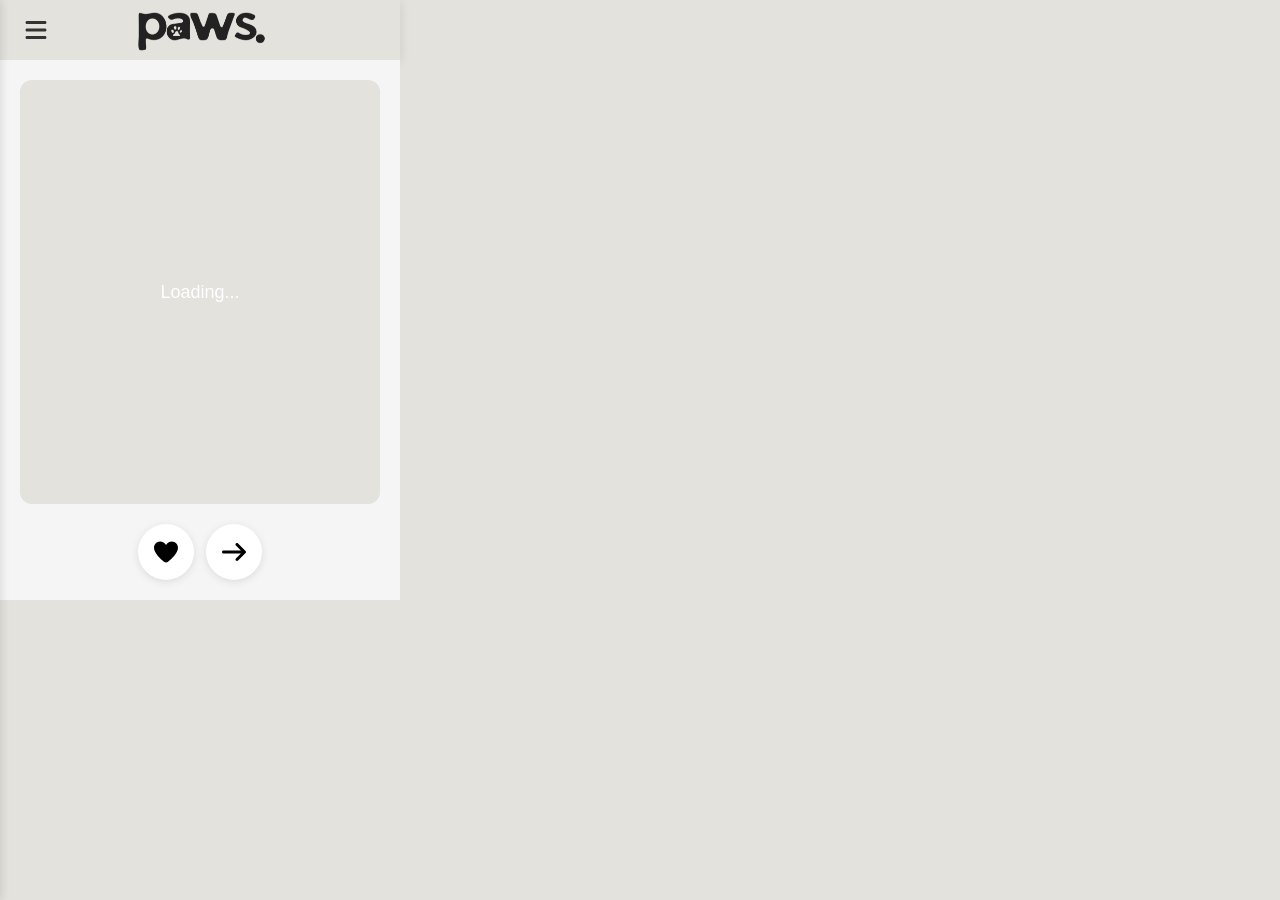
<file: popup/index.html>
<!DOCTYPE html>
<html lang="en">
<head>
  <meta charset="UTF-8">
  <meta name="viewport" content="width=device-width, initial-scale=1.0">
  <title> paws</title>
<link rel="stylesheet" href="popup.css">
  <link rel="stylesheet" href="../fontawesome-free-7.1.0-web/css/all.min.css">

</head>
<body>
  <div class="app">
    <!-- Header -->
    <header class="header">
      <button class="menu-btn" id="menuBtn">
         <i class="fas fa-bars"></i>
      </button>
  

            <!-- Logo Container -->
      <div class="logo-container">
        <img src="../icons/logo.png" alt="Cute Animals Logo" class="header-logo">
      </div>
      
      <button class="back-btn hidden" id="backBtn">
        <i class="fas fa-arrow-left"></i>
      </button>
    </header>
    </header>

    <!-- Sidebar -->
    <nav class="sidebar" id="sidebar">
      <div class="sidebar-header">
        <button class="close-btn" id="closeBtn">
          <i class="fas fa-times"></i>
        </button>
      </div>
      <ul class="nav-list">
        <li class="nav-item active" data-view="home">
          <span class="nav-icon"><i class="fas fa-home"></i></span>
          <span>Home</span>
        </li>
        <li class="nav-item" data-view="saved">
          <span class="nav-icon"><i class="fas fa-heart"></i></span>
          <span>Saved</span>
        </li>
        <li class="nav-item" data-view="about">
          <span class="nav-icon"><i class="fas fa-info-circle"></i></span>
          <span>About</span>
        </li>
      </ul>
    </nav>

    <!-- Overlay -->
    <div class="overlay" id="overlay"></div>

    <!-- Main Content -->
    <main class="main-content">
      <!-- Home View -->
      <div class="home-view" id="homeView">
        <div class="image-container" id="imageContainer">
          <div class="loading">Loading...</div>
        </div>
        <div class="action-buttons">
          <button class="icon-btn" id="saveBtn"><i class="fas fa-heart"></i></button>
          <button class="icon-btn" id="nextBtn"><i class="fas fa-arrow-right"></i></button>
        </div>
      </div>

      <!-- Saved View -->
      <div class="saved-view hidden" id="savedView">
        <h2>Saved Animals</h2>
        <div class="saved-grid" id="savedGrid">
          <div class="empty-state">
            <div class="empty-state-icon"><i class="fas fa-heart"></i></div>
            <p>No saved animals yet!</p>
            <p style="font-size: 14px; color: #999;">Save some cute animals from home</p>
          </div>
        </div>
      </div>

      <!-- Detail View -->
      <div class="detail-view hidden" id="detailView">
        <div class="detail-image" id="detailImage"></div>
        <div class="detail-info">
          <p id="detailInfo"></p>
          <button class="remove-btn" id="removeBtn">
            <i class="fas fa-trash-alt"></i> Remove from Saved</button>
        </div>
      </div>

      <!-- About View -->
      <div class="about-view hidden" id="aboutView">
   <div class="about-logo">
          <img src="../icons/icon.png" alt="Cute Animals Logo" class="about-logo-img">
        </div>        
        <p class="version">Version 1.0.0</p>
        <div class="about-content">
          <p>Life gets overwhelming sometimes, and even a tiny moment of joy can make a difference. Destress with Animals was created to give you quick, comforting breaks throughout your day. Each time you open the extension, you’ll see a randomly generated image of an adorable animal—something soft, silly, or heart-melting. These small bursts of cuteness can help ease stress, lift your mood, and remind you to pause and breathe. Think of it as a pocket-sized happiness button right in your browser.</p>
          <ul>
            <li><i class="fas fa-search"></i> Browse random cute animal pictures</li>
            <li><i class="fas fa-heart"></i> Save your favorites for later</li>
            <li><i class="fas fa-smile"></i> Instant stress relief in one click</li>
          </ul>
          <div class="about-footer">
            <i class="fas fa-camera"></i>
             Photos provided by Pexels.com
          </div>
        </div>
      </div>
    </main>
  </div>

<script src="popup.js"></script>
  <script src="../fontawesome-free-7.1.0-web/js/all.min.js"></script>
</file>
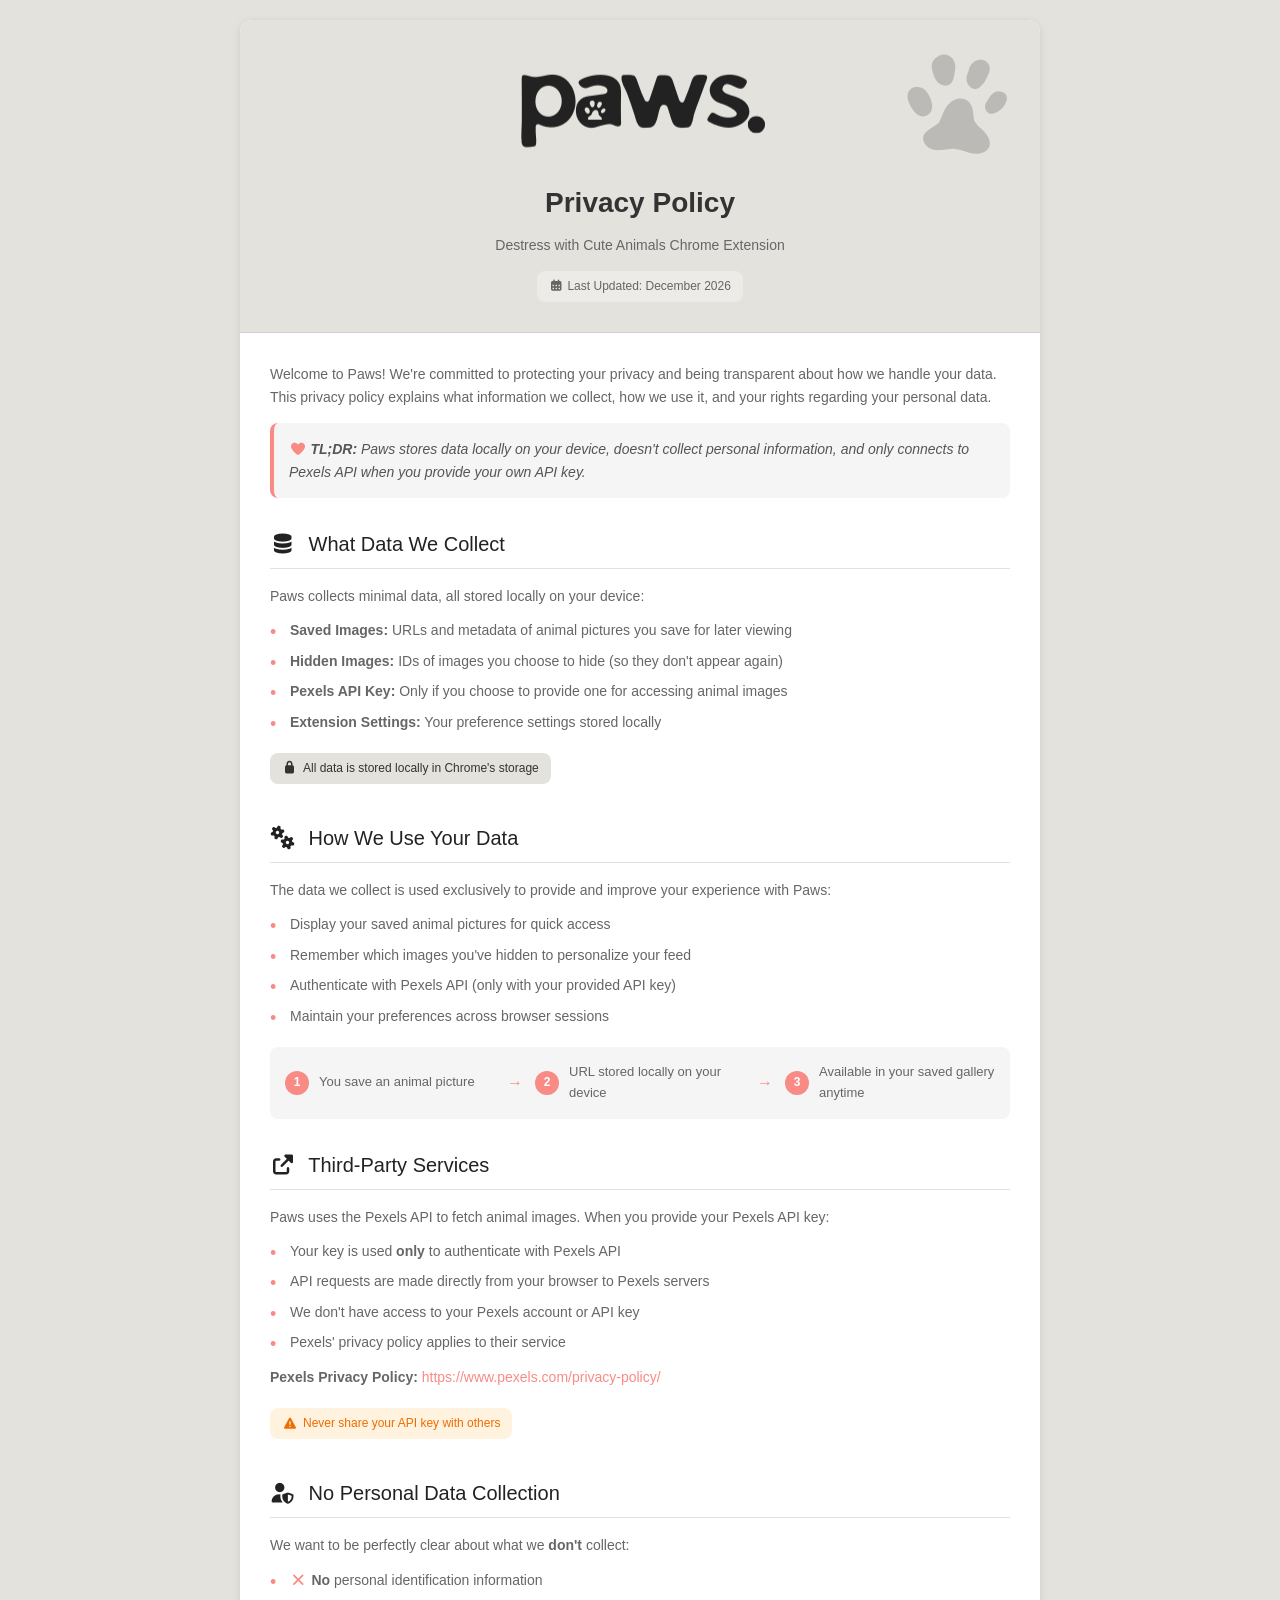
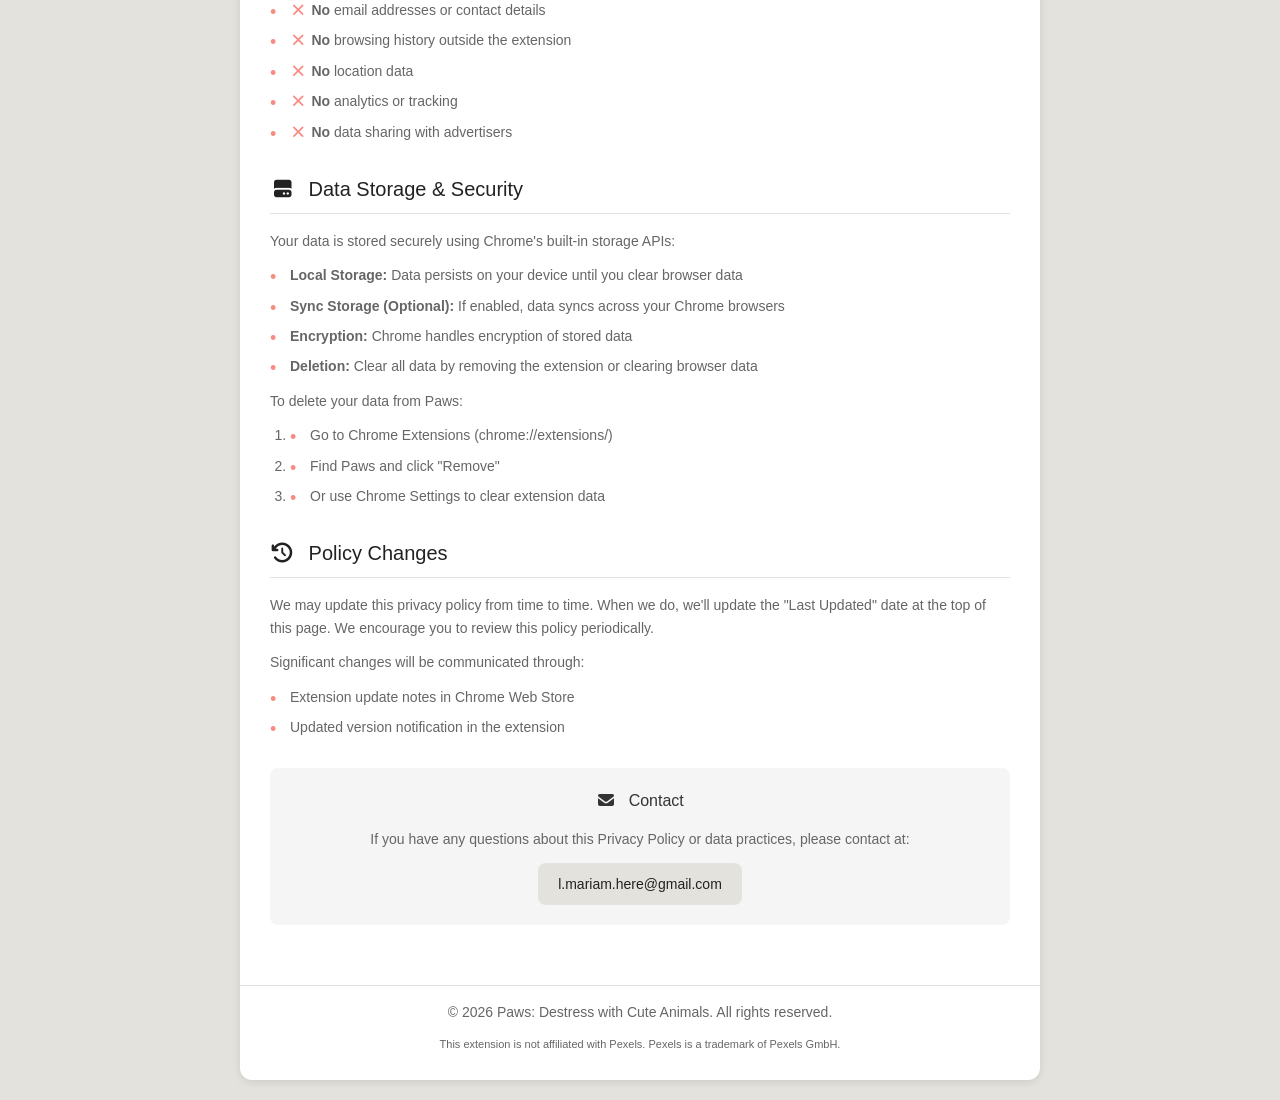
<file: Paws Privacy Policy.html>
<!DOCTYPE html>
<html lang="en">
<head>
    <meta charset="UTF-8">
    <meta name="viewport" content="width=device-width, initial-scale=1.0">
    <title>Privacy Policy - Paws: Destress with Cute Animals</title>
    <link rel="icon" href="icons/icon128.png" type="image/png">
    <style>
        * {
            margin: 0;
            padding: 0;
            box-sizing: border-box;
        }

        body {
            font-family: -apple-system, BlinkMacSystemFont, 'Segoe UI', Roboto, sans-serif;
            line-height: 1.6;
            color: #333;
            background: #e4e2dd;
            min-height: 100vh;
            padding: 20px;
        }

        .container {
            max-width: 800px;
            margin: 0 auto;
            background: white;
            border-radius: 12px;
            box-shadow: 0 2px 8px rgba(0,0,0,0.1);
            overflow: hidden;
        }

        .header {
            background: #e4e2dd;
            color: #333;
            padding: 30px 20px;
            text-align: center;
            position: relative;
            border-bottom: 1px solid #d0d0d0;
        }

        .header::before {
            content: url("icons/icon.png");
            font-size: 80px;
            position: absolute;
            opacity: 0.2;
            top: 20px;
            right: 20px;
        }

        .logo {
            display: flex;
            align-items: center;
            justify-content: center;
            gap: 15px;
            margin-bottom: 15px;
        }

        .logo-icon {
            font-size: 32px;
        }

        .logo-text {
            font-size: 24px;
            font-weight: 600;
            color: #333;
        }

        h1 {
            font-size: 28px;
            margin-bottom: 8px;
            font-weight: 600;
            color: #333;
        }

        .subtitle {
            font-size: 14px;
            color: #666;
            margin-bottom: 15px;
        }

        .last-updated {
            background: rgba(255, 255, 255, 0.3);
            display: inline-block;
            padding: 6px 12px;
            border-radius: 8px;
            font-size: 12px;
            color: #666;
        }

        .content {
            padding: 30px;
        }

        section {
            margin-bottom: 30px;
        }

        h2 {
            color: #222222;
            font-size: 20px;
            margin-bottom: 16px;
            padding-bottom: 8px;
            border-bottom: 1px solid #e4e2dd;
            font-weight: 500;
        }

        p {
            margin-bottom: 12px;
            font-size: 14px;
            color: #666;
        }

        ul {
            list-style: none;
            margin: 12px 0;
            padding-left: 0;
        }

        li {
            margin-bottom: 8px;
            padding-left: 20px;
            position: relative;
            color: #666;
            font-size: 14px;
        }

        li::before {
            content: "•";
            color: #f98B85;
            font-size: 18px;
            position: absolute;
            left: 0;
            top: -1px;
        }

        .highlight-box {
            background: #f5f5f5;
            border-left: 4px solid #f98B85;
            padding: 15px;
            border-radius: 8px;
            margin: 15px 0;
        }

        .highlight-box p {
            margin: 0;
            font-style: italic;
            color: #555;
        }

        .data-flow {
            display: flex;
            flex-direction: column;
            align-items: center;
            gap: 12px;
            margin: 20px 0;
            padding: 15px;
            background: #f5f5f5;
            border-radius: 8px;
        }

        .flow-step {
            display: flex;
            align-items: center;
            gap: 10px;
            width: 100%;
        }

        .step-number {
            background: #f98B85;
            color: white;
            width: 24px;
            height: 24px;
            border-radius: 50%;
            display: flex;
            align-items: center;
            justify-content: center;
            font-weight: 600;
            font-size: 12px;
            flex-shrink: 0;
        }

        .step-text {
            flex: 1;
            font-size: 13px;
            color: #666;
        }

        .arrow {
            color: #f98B85;
            font-size: 16px;
            text-align: center;
            transform: rotate(90deg);
        }

        @media (min-width: 768px) {
            .data-flow {
                flex-direction: row;
                justify-content: center;
            }
            
            .arrow {
                transform: rotate(0deg);
            }
        }

        .contact {
            background: #f5f5f5;
            padding: 20px;
            border-radius: 8px;
            text-align: center;
            margin-top: 30px;
        }

        .contact h3 {
            color: #333;
            margin-bottom: 12px;
            font-size: 16px;
            font-weight: 500;
        }

        .email {
            display: inline-block;
            background: #e4e2dd;
            color: #222222;
            padding: 10px 20px;
            border-radius: 8px;
            text-decoration: none;
            font-weight: 500;
            font-size: 14px;
            transition: background 0.2s;
            border: none;
            cursor: pointer;
        }

        .email:hover {
            background: #e1e1df;
            opacity: 0.9;
        }

        .footer {
            text-align: center;
            padding: 15px;
            color: #999;
            font-size: 12px;
            border-top: 1px solid #e0e0e0;
            margin-top: 30px;
        }

        .badge {
            display: inline-flex;
            align-items: center;
            gap: 6px;
            background: #e4e2dd;
            color: #333;
            padding: 6px 12px;
            border-radius: 8px;
            font-size: 12px;
            font-weight: 500;
            margin: 8px 0;
        }

        .warning {
            background: #fff3e0;
            color: #ef6c00;
        }

        a {
            color: #f98B85;
            text-decoration: none;
            font-weight: 500;
        }

        a:hover {
            text-decoration: underline;
        }

        code {
            background: #e4e2dd;
            padding: 2px 4px;
            border-radius: 4px;
            font-family: 'Courier New', monospace;
            font-size: 12px;
            color: #333;
        }

        .back-button {
            display: inline-flex;
            align-items: center;
            gap: 6px;
            color: #666;
            text-decoration: none;
            font-weight: 500;
            font-size: 14px;
            margin-bottom: 15px;
        }

        .back-button:hover {
            color: #f98B85;
        }

        /* Responsive */
        @media (max-width: 768px) {
            .container {
                border-radius: 8px;
            }
            
            .header, .content {
                padding: 20px;
            }
            
            h1 {
                font-size: 24px;
            }
            
            h2 {
                font-size: 18px;
            }
        }

        @media (max-width: 480px) {
            body {
                padding: 10px;
            }
            
            .header {
                padding: 20px 15px;
            }
            
            .content {
                padding: 20px 15px;
            }
            
            h1 {
                font-size: 20px;
            }
        }

        /* Specific colors from your extension */
        .accent-color {
            color: #f98B85;
        }
        
        .bg-accent {
            background: #f98B85;
        }
        
        .bg-light {
            background: #f5f5f5;
        }
        
        .bg-beige {
            background: #e4e2dd;
        }
        
        .text-dark {
            color: #222222;
        }
        
        .text-medium {
            color: #333;
        }
        
        .text-light {
            color: #666;
        }
        
        .text-lighter {
            color: #999;
        }

        .icon-btn {
            width: 24px;
            height: 24px;
            display: inline-flex;
            align-items: center;
            justify-content: center;
            margin-right: 8px;
        }
    </style>
    <!-- Font Awesome for icons -->
    <link rel="stylesheet" href="fontawesome-free-7.1.0-web/css/all.min.css">
</head>
<body>
    <!-- <a href="https://website.com" class="back-button">
        <i class="fas fa-arrow-left"></i> Back to Chrome Store Page
    </a> -->
    
    <div class="container">
        <div class="header">
                     <!-- Logo Container -->
      <div class="logo">
        <img src="icons/logo.png" alt="Cute Animals Logo" class="header-logo">
      </div>
      
            <h1>Privacy Policy</h1>
            <div class="subtitle">Destress with Cute Animals Chrome Extension</div>
            <div class="last-updated">
                <i class="fas fa-calendar-alt"></i> Last Updated: <span id="currentMonth"></span>
            </div>
        </div>
        
        <div class="content">
            <section class="intro">
                <p>Welcome to Paws! We're committed to protecting your privacy and being transparent about how we handle your data. This privacy policy explains what information we collect, how we use it, and your rights regarding your personal data.</p>
                
                <div class="highlight-box">
                    <p><i class="fas fa-heart accent-color"></i> <strong>TL;DR:</strong> Paws stores data locally on your device, doesn't collect personal information, and only connects to Pexels API when you provide your own API key.</p>
                </div>
            </section>
            
            <section class="data-collection">
                <h2><i class="fas fa-database icon-btn"></i> What Data We Collect</h2>
                <p>Paws collects minimal data, all stored locally on your device:</p>
                <ul>
                    <li><strong>Saved Images:</strong> URLs and metadata of animal pictures you save for later viewing</li>
                    <li><strong>Hidden Images:</strong> IDs of images you choose to hide (so they don't appear again)</li>
                    <li><strong>Pexels API Key:</strong> Only if you choose to provide one for accessing animal images</li>
                    <li><strong>Extension Settings:</strong> Your preference settings stored locally</li>
                </ul>
                
                <div class="badge">
                    <i class="fas fa-lock"></i> All data is stored locally in Chrome's storage
                </div>
            </section>
            
            <section class="data-usage">
                <h2><i class="fas fa-cogs icon-btn"></i> How We Use Your Data</h2>
                <p>The data we collect is used exclusively to provide and improve your experience with Paws:</p>
                <ul>
                    <li>Display your saved animal pictures for quick access</li>
                    <li>Remember which images you've hidden to personalize your feed</li>
                    <li>Authenticate with Pexels API (only with your provided API key)</li>
                    <li>Maintain your preferences across browser sessions</li>
                </ul>
                
                <div class="data-flow">
                    <div class="flow-step">
                        <div class="step-number">1</div>
                        <div class="step-text">You save an animal picture</div>
                    </div>
                    <div class="arrow">→</div>
                    <div class="flow-step">
                        <div class="step-number">2</div>
                        <div class="step-text">URL stored locally on your device</div>
                    </div>
                    <div class="arrow">→</div>
                    <div class="flow-step">
                        <div class="step-number">3</div>
                        <div class="step-text">Available in your saved gallery anytime</div>
                    </div>
                </div>
            </section>
            
            <section class="third-party">
                <h2><i class="fas fa-external-link-alt icon-btn"></i> Third-Party Services</h2>
                <p>Paws uses the Pexels API to fetch animal images. When you provide your Pexels API key:</p>
                <ul>
                    <li>Your key is used <strong>only</strong> to authenticate with Pexels API</li>
                    <li>API requests are made directly from your browser to Pexels servers</li>
                    <li>We don't have access to your Pexels account or API key</li>
                    <li>Pexels' privacy policy applies to their service</li>
                </ul>
                
                <p><strong>Pexels Privacy Policy:</strong> <a href="https://www.pexels.com/privacy-policy/" target="_blank">https://www.pexels.com/privacy-policy/</a></p>
                
                <div class="badge warning">
                    <i class="fas fa-exclamation-triangle"></i> Never share your API key with others
                </div>
            </section>
            
            <section class="no-personal-data">
                <h2><i class="fas fa-user-shield icon-btn"></i> No Personal Data Collection</h2>
                <p>We want to be perfectly clear about what we <strong>don't</strong> collect:</p>
                <ul>
                    <li><i class="fas fa-times accent-color"></i> <strong>No</strong> personal identification information</li>
                    <li><i class="fas fa-times accent-color"></i> <strong>No</strong> email addresses or contact details</li>
                    <li><i class="fas fa-times accent-color"></i> <strong>No</strong> browsing history outside the extension</li>
                    <li><i class="fas fa-times accent-color"></i> <strong>No</strong> location data</li>
                    <li><i class="fas fa-times accent-color"></i> <strong>No</strong> analytics or tracking</li>
                    <li><i class="fas fa-times accent-color"></i> <strong>No</strong> data sharing with advertisers</li>
                </ul>
            </section>
            
            <section class="data-storage">
                <h2><i class="fas fa-hdd icon-btn"></i> Data Storage & Security</h2>
                <p>Your data is stored securely using Chrome's built-in storage APIs:</p>
                <ul>
                    <li><strong>Local Storage:</strong> Data persists on your device until you clear browser data</li>
                    <li><strong>Sync Storage (Optional):</strong> If enabled, data syncs across your Chrome browsers</li>
                    <li><strong>Encryption:</strong> Chrome handles encryption of stored data</li>
                    <li><strong>Deletion:</strong> Clear all data by removing the extension or clearing browser data</li>
                </ul>
                
                <p>To delete your data from Paws:</p>
                <ol style="margin-left: 20px; margin-top: 8px; color: #666; font-size: 14px;">
                    <li>Go to Chrome Extensions (chrome://extensions/)</li>
                    <li>Find Paws and click "Remove"</li>
                    <li>Or use Chrome Settings to clear extension data</li>
                </ol>
            </section>
            
            <section class="changes">
                <h2><i class="fas fa-history icon-btn"></i> Policy Changes</h2>
                <p>We may update this privacy policy from time to time. When we do, we'll update the "Last Updated" date at the top of this page. We encourage you to review this policy periodically.</p>
                
                <p>Significant changes will be communicated through:</p>
                <ul>
                    <li>Extension update notes in Chrome Web Store</li>
                    <li>Updated version notification in the extension</li>
                </ul>
            </section>
            
            <div class="contact">
                <h3><i class="fas fa-envelope icon-btn"></i> Contact </h3>
                <p>If you have any questions about this Privacy Policy or data practices, please contact at:</p>
                <a href="mailto:l.mariam.here@gmail.com" class="email">
                    <i class="fas fa-envelope"></i> l.mariam.here@gmail.com
                </a>
           
            </div>
        </div>
        
        <div class="footer">
            <p>© <span id="currentYear"></span> Paws: Destress with Cute Animals. All rights reserved.</p>
            <p style="margin-top: 5px; font-size: 11px;">
                This extension is not affiliated with Pexels. Pexels is a trademark of Pexels GmbH.
            </p>
        </div>
    </div>
    
    <script>
        document.addEventListener('DOMContentLoaded', function() {
            const now = new Date();
            const currentYear = now.getFullYear();
            const months = ['January', 'February', 'March', 'April', 'May', 'June', 
                           'July', 'August', 'September', 'October', 'November', 'December'];
            const currentMonth = months[now.getMonth()];
            
            const yearElement = document.getElementById('currentYear');
            if (yearElement) {
                yearElement.textContent = currentYear;
            }
            
            const monthElement = document.getElementById('currentMonth');
            if (monthElement) {
                monthElement.textContent = currentMonth + ' ' + currentYear;
            }
            
            // const backButton = document.querySelector('.back-button');
            // if (backButton) {
               
            //     backButton.href = 'https://website.com';
            // }
            
            const emailLinks = document.querySelectorAll('a[href^="mailto:"]');
            emailLinks.forEach(link => {
                link.href = 'mailto:l.mariam.here@gmail.com';
                link.textContent = 'l.mariam.here@gmail.com';
            });
        });
    </script>
</body>
</html>
</file>
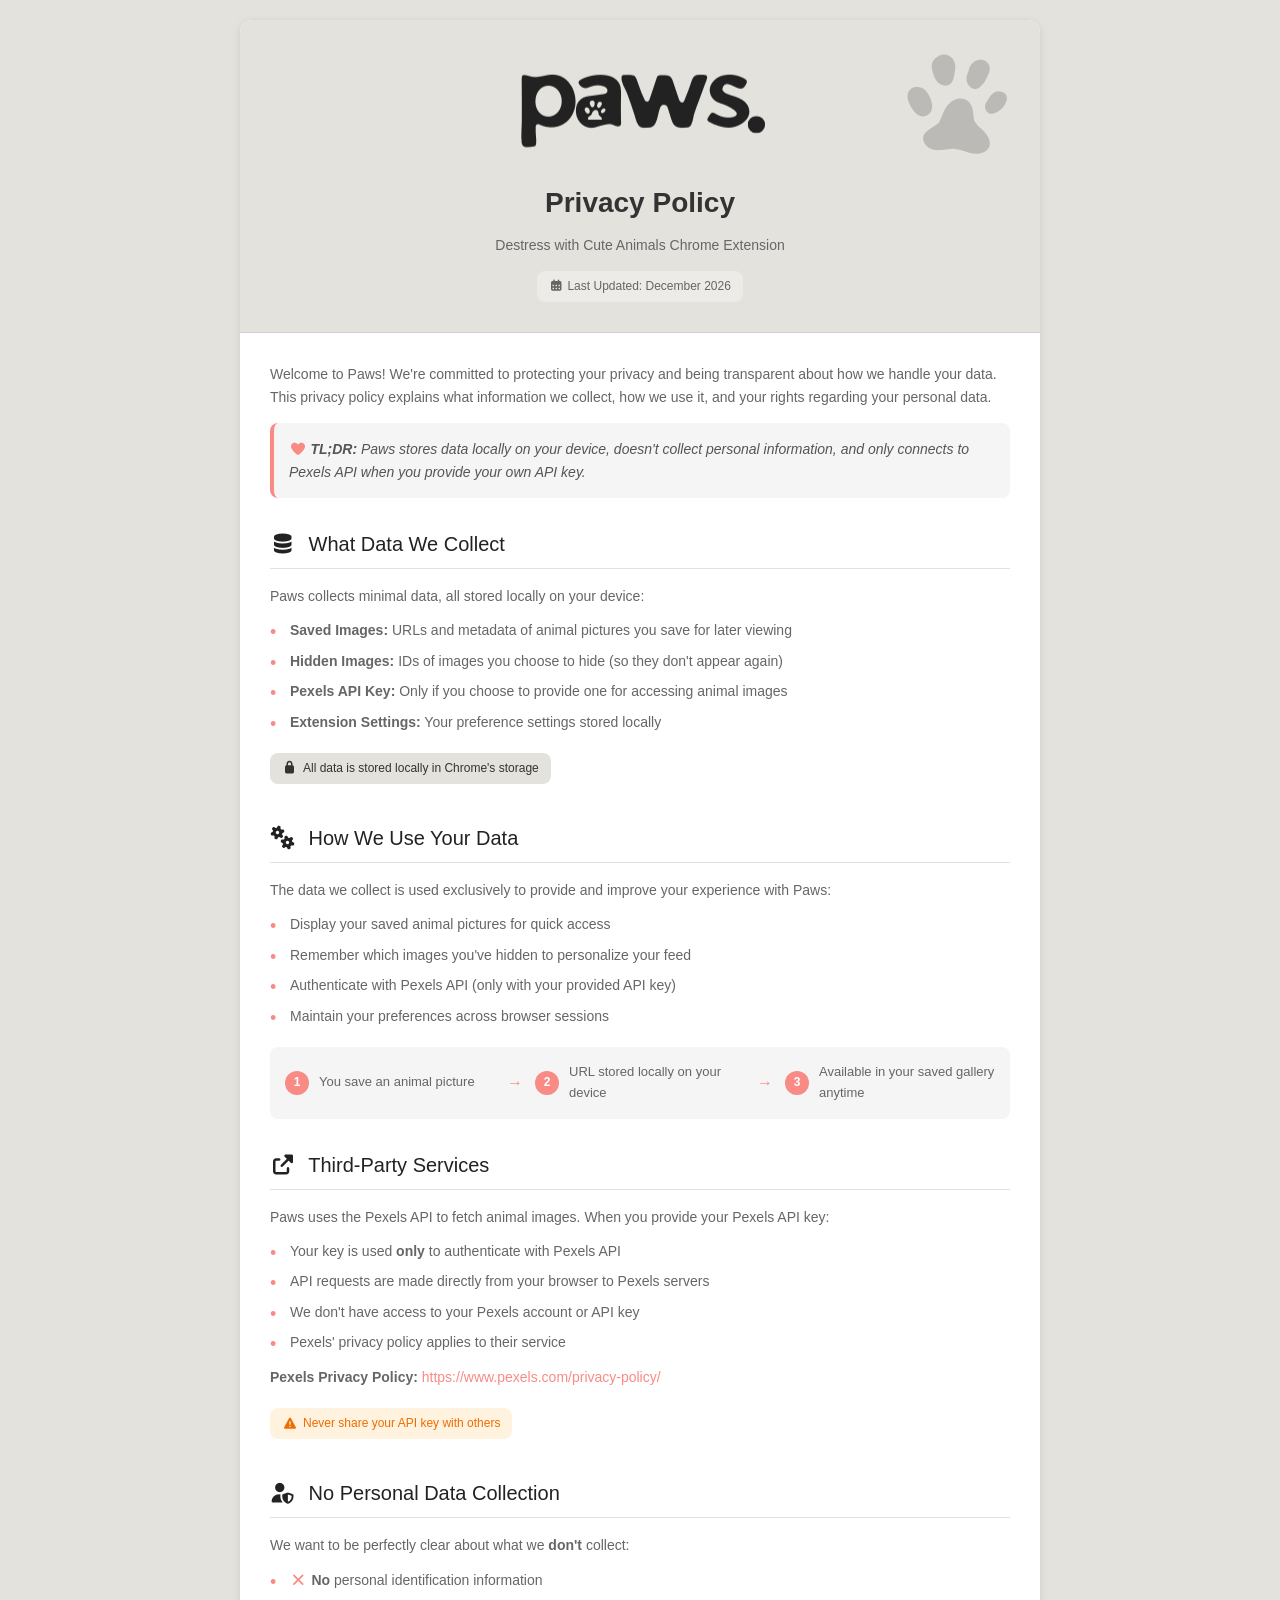
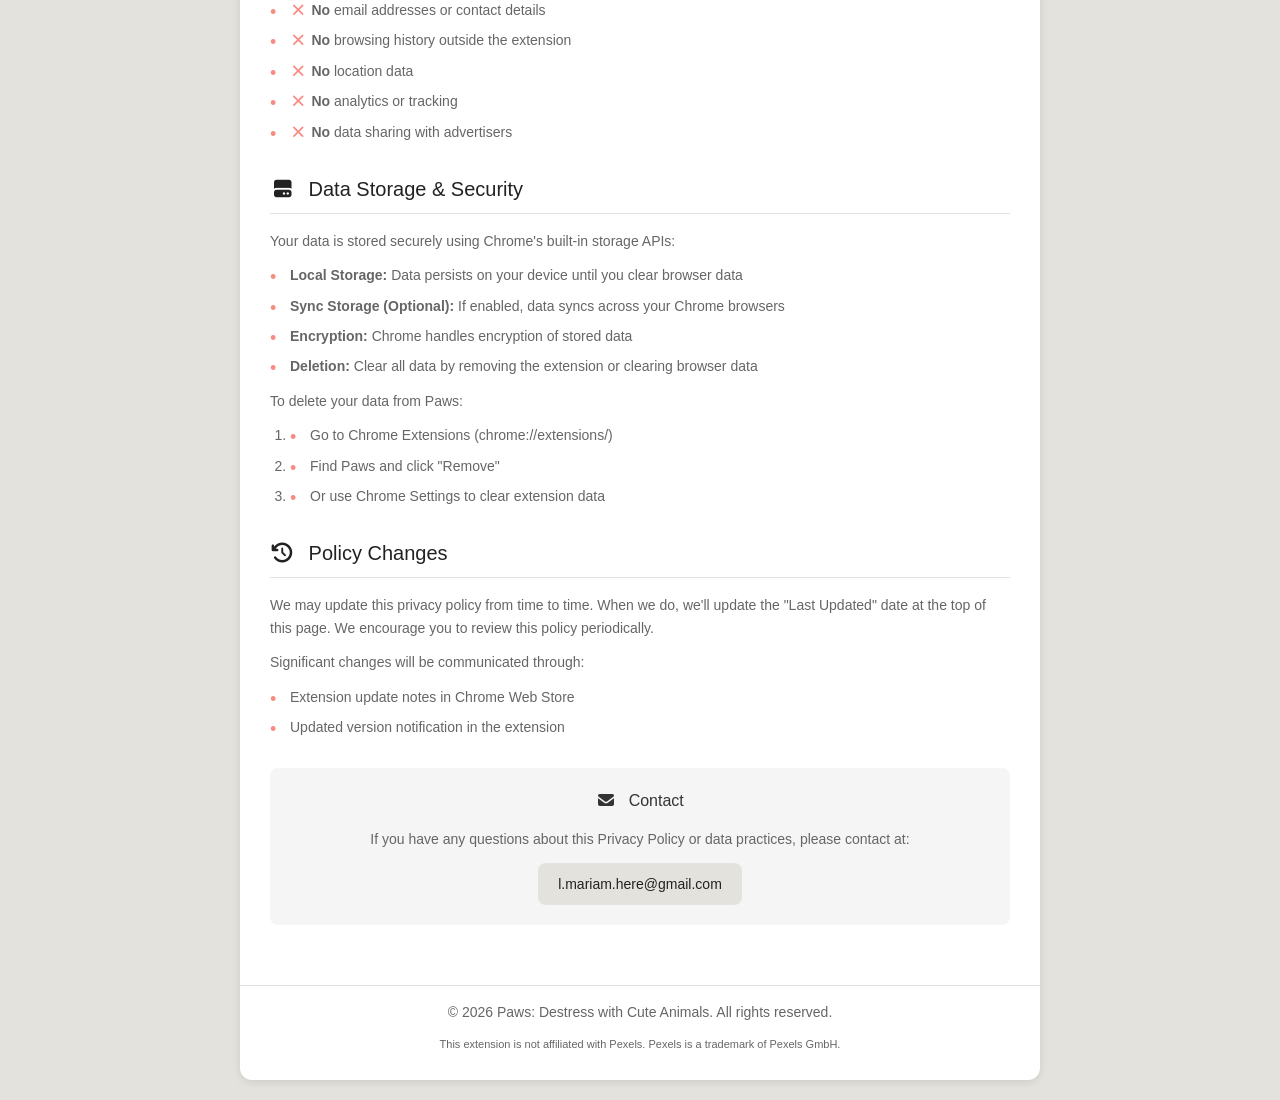
<file: Paws-Privacy-Policy.html>
<!DOCTYPE html>
<html lang="en">
<head>
    <meta charset="UTF-8">
    <meta name="viewport" content="width=device-width, initial-scale=1.0">
    <title>Privacy Policy - Paws: Destress with Cute Animals</title>
    <link rel="icon" href="icons/icon128.png" type="image/png">
    <style>
        * {
            margin: 0;
            padding: 0;
            box-sizing: border-box;
        }

        body {
            font-family: -apple-system, BlinkMacSystemFont, 'Segoe UI', Roboto, sans-serif;
            line-height: 1.6;
            color: #333;
            background: #e4e2dd;
            min-height: 100vh;
            padding: 20px;
        }

        .container {
            max-width: 800px;
            margin: 0 auto;
            background: white;
            border-radius: 12px;
            box-shadow: 0 2px 8px rgba(0,0,0,0.1);
            overflow: hidden;
        }

        .header {
            background: #e4e2dd;
            color: #333;
            padding: 30px 20px;
            text-align: center;
            position: relative;
            border-bottom: 1px solid #d0d0d0;
        }

        .header::before {
            content: url("icons/icon.png");
            font-size: 80px;
            position: absolute;
            opacity: 0.2;
            top: 20px;
            right: 20px;
        }

        .logo {
            display: flex;
            align-items: center;
            justify-content: center;
            gap: 15px;
            margin-bottom: 15px;
        }

        .logo-icon {
            font-size: 32px;
        }

        .logo-text {
            font-size: 24px;
            font-weight: 600;
            color: #333;
        }

        h1 {
            font-size: 28px;
            margin-bottom: 8px;
            font-weight: 600;
            color: #333;
        }

        .subtitle {
            font-size: 14px;
            color: #666;
            margin-bottom: 15px;
        }

        .last-updated {
            background: rgba(255, 255, 255, 0.3);
            display: inline-block;
            padding: 6px 12px;
            border-radius: 8px;
            font-size: 12px;
            color: #666;
        }

        .content {
            padding: 30px;
        }

        section {
            margin-bottom: 30px;
        }

        h2 {
            color: #222222;
            font-size: 20px;
            margin-bottom: 16px;
            padding-bottom: 8px;
            border-bottom: 1px solid #e4e2dd;
            font-weight: 500;
        }

        p {
            margin-bottom: 12px;
            font-size: 14px;
            color: #666;
        }

        ul {
            list-style: none;
            margin: 12px 0;
            padding-left: 0;
        }

        li {
            margin-bottom: 8px;
            padding-left: 20px;
            position: relative;
            color: #666;
            font-size: 14px;
        }

        li::before {
            content: "•";
            color: #f98B85;
            font-size: 18px;
            position: absolute;
            left: 0;
            top: -1px;
        }

        .highlight-box {
            background: #f5f5f5;
            border-left: 4px solid #f98B85;
            padding: 15px;
            border-radius: 8px;
            margin: 15px 0;
        }

        .highlight-box p {
            margin: 0;
            font-style: italic;
            color: #555;
        }

        .data-flow {
            display: flex;
            flex-direction: column;
            align-items: center;
            gap: 12px;
            margin: 20px 0;
            padding: 15px;
            background: #f5f5f5;
            border-radius: 8px;
        }

        .flow-step {
            display: flex;
            align-items: center;
            gap: 10px;
            width: 100%;
        }

        .step-number {
            background: #f98B85;
            color: white;
            width: 24px;
            height: 24px;
            border-radius: 50%;
            display: flex;
            align-items: center;
            justify-content: center;
            font-weight: 600;
            font-size: 12px;
            flex-shrink: 0;
        }

        .step-text {
            flex: 1;
            font-size: 13px;
            color: #666;
        }

        .arrow {
            color: #f98B85;
            font-size: 16px;
            text-align: center;
            transform: rotate(90deg);
        }

        @media (min-width: 768px) {
            .data-flow {
                flex-direction: row;
                justify-content: center;
            }
            
            .arrow {
                transform: rotate(0deg);
            }
        }

        .contact {
            background: #f5f5f5;
            padding: 20px;
            border-radius: 8px;
            text-align: center;
            margin-top: 30px;
        }

        .contact h3 {
            color: #333;
            margin-bottom: 12px;
            font-size: 16px;
            font-weight: 500;
        }

        .email {
            display: inline-block;
            background: #e4e2dd;
            color: #222222;
            padding: 10px 20px;
            border-radius: 8px;
            text-decoration: none;
            font-weight: 500;
            font-size: 14px;
            transition: background 0.2s;
            border: none;
            cursor: pointer;
        }

        .email:hover {
            background: #e1e1df;
            opacity: 0.9;
        }

        .footer {
            text-align: center;
            padding: 15px;
            color: #999;
            font-size: 12px;
            border-top: 1px solid #e0e0e0;
            margin-top: 30px;
        }

        .badge {
            display: inline-flex;
            align-items: center;
            gap: 6px;
            background: #e4e2dd;
            color: #333;
            padding: 6px 12px;
            border-radius: 8px;
            font-size: 12px;
            font-weight: 500;
            margin: 8px 0;
        }

        .warning {
            background: #fff3e0;
            color: #ef6c00;
        }

        a {
            color: #f98B85;
            text-decoration: none;
            font-weight: 500;
        }

        a:hover {
            text-decoration: underline;
        }

        code {
            background: #e4e2dd;
            padding: 2px 4px;
            border-radius: 4px;
            font-family: 'Courier New', monospace;
            font-size: 12px;
            color: #333;
        }

        .back-button {
            display: inline-flex;
            align-items: center;
            gap: 6px;
            color: #666;
            text-decoration: none;
            font-weight: 500;
            font-size: 14px;
            margin-bottom: 15px;
        }

        .back-button:hover {
            color: #f98B85;
        }

        /* Responsive */
        @media (max-width: 768px) {
            .container {
                border-radius: 8px;
            }
            
            .header, .content {
                padding: 20px;
            }
            
            h1 {
                font-size: 24px;
            }
            
            h2 {
                font-size: 18px;
            }
        }

        @media (max-width: 480px) {
            body {
                padding: 10px;
            }
            
            .header {
                padding: 20px 15px;
            }
            
            .content {
                padding: 20px 15px;
            }
            
            h1 {
                font-size: 20px;
            }
        }

        /* Specific colors from your extension */
        .accent-color {
            color: #f98B85;
        }
        
        .bg-accent {
            background: #f98B85;
        }
        
        .bg-light {
            background: #f5f5f5;
        }
        
        .bg-beige {
            background: #e4e2dd;
        }
        
        .text-dark {
            color: #222222;
        }
        
        .text-medium {
            color: #333;
        }
        
        .text-light {
            color: #666;
        }
        
        .text-lighter {
            color: #999;
        }

        .icon-btn {
            width: 24px;
            height: 24px;
            display: inline-flex;
            align-items: center;
            justify-content: center;
            margin-right: 8px;
        }
    </style>
    <!-- Font Awesome for icons -->
    <link rel="stylesheet" href="fontawesome-free-7.1.0-web/css/all.min.css">
</head>
<body>
    <!-- <a href="https://website.com" class="back-button">
        <i class="fas fa-arrow-left"></i> Back to Chrome Store Page
    </a> -->
    
    <div class="container">
        <div class="header">
                     <!-- Logo Container -->
      <div class="logo">
        <img src="icons/logo.png" alt="Cute Animals Logo" class="header-logo">
      </div>
      
            <h1>Privacy Policy</h1>
            <div class="subtitle">Destress with Cute Animals Chrome Extension</div>
            <div class="last-updated">
                <i class="fas fa-calendar-alt"></i> Last Updated: <span id="currentMonth"></span>
            </div>
        </div>
        
        <div class="content">
            <section class="intro">
                <p>Welcome to Paws! We're committed to protecting your privacy and being transparent about how we handle your data. This privacy policy explains what information we collect, how we use it, and your rights regarding your personal data.</p>
                
                <div class="highlight-box">
                    <p><i class="fas fa-heart accent-color"></i> <strong>TL;DR:</strong> Paws stores data locally on your device, doesn't collect personal information, and only connects to Pexels API when you provide your own API key.</p>
                </div>
            </section>
            
            <section class="data-collection">
                <h2><i class="fas fa-database icon-btn"></i> What Data We Collect</h2>
                <p>Paws collects minimal data, all stored locally on your device:</p>
                <ul>
                    <li><strong>Saved Images:</strong> URLs and metadata of animal pictures you save for later viewing</li>
                    <li><strong>Hidden Images:</strong> IDs of images you choose to hide (so they don't appear again)</li>
                    <li><strong>Pexels API Key:</strong> Only if you choose to provide one for accessing animal images</li>
                    <li><strong>Extension Settings:</strong> Your preference settings stored locally</li>
                </ul>
                
                <div class="badge">
                    <i class="fas fa-lock"></i> All data is stored locally in Chrome's storage
                </div>
            </section>
            
            <section class="data-usage">
                <h2><i class="fas fa-cogs icon-btn"></i> How We Use Your Data</h2>
                <p>The data we collect is used exclusively to provide and improve your experience with Paws:</p>
                <ul>
                    <li>Display your saved animal pictures for quick access</li>
                    <li>Remember which images you've hidden to personalize your feed</li>
                    <li>Authenticate with Pexels API (only with your provided API key)</li>
                    <li>Maintain your preferences across browser sessions</li>
                </ul>
                
                <div class="data-flow">
                    <div class="flow-step">
                        <div class="step-number">1</div>
                        <div class="step-text">You save an animal picture</div>
                    </div>
                    <div class="arrow">→</div>
                    <div class="flow-step">
                        <div class="step-number">2</div>
                        <div class="step-text">URL stored locally on your device</div>
                    </div>
                    <div class="arrow">→</div>
                    <div class="flow-step">
                        <div class="step-number">3</div>
                        <div class="step-text">Available in your saved gallery anytime</div>
                    </div>
                </div>
            </section>
            
            <section class="third-party">
                <h2><i class="fas fa-external-link-alt icon-btn"></i> Third-Party Services</h2>
                <p>Paws uses the Pexels API to fetch animal images. When you provide your Pexels API key:</p>
                <ul>
                    <li>Your key is used <strong>only</strong> to authenticate with Pexels API</li>
                    <li>API requests are made directly from your browser to Pexels servers</li>
                    <li>We don't have access to your Pexels account or API key</li>
                    <li>Pexels' privacy policy applies to their service</li>
                </ul>
                
                <p><strong>Pexels Privacy Policy:</strong> <a href="https://www.pexels.com/privacy-policy/" target="_blank">https://www.pexels.com/privacy-policy/</a></p>
                
                <div class="badge warning">
                    <i class="fas fa-exclamation-triangle"></i> Never share your API key with others
                </div>
            </section>
            
            <section class="no-personal-data">
                <h2><i class="fas fa-user-shield icon-btn"></i> No Personal Data Collection</h2>
                <p>We want to be perfectly clear about what we <strong>don't</strong> collect:</p>
                <ul>
                    <li><i class="fas fa-times accent-color"></i> <strong>No</strong> personal identification information</li>
                    <li><i class="fas fa-times accent-color"></i> <strong>No</strong> email addresses or contact details</li>
                    <li><i class="fas fa-times accent-color"></i> <strong>No</strong> browsing history outside the extension</li>
                    <li><i class="fas fa-times accent-color"></i> <strong>No</strong> location data</li>
                    <li><i class="fas fa-times accent-color"></i> <strong>No</strong> analytics or tracking</li>
                    <li><i class="fas fa-times accent-color"></i> <strong>No</strong> data sharing with advertisers</li>
                </ul>
            </section>
            
            <section class="data-storage">
                <h2><i class="fas fa-hdd icon-btn"></i> Data Storage & Security</h2>
                <p>Your data is stored securely using Chrome's built-in storage APIs:</p>
                <ul>
                    <li><strong>Local Storage:</strong> Data persists on your device until you clear browser data</li>
                    <li><strong>Sync Storage (Optional):</strong> If enabled, data syncs across your Chrome browsers</li>
                    <li><strong>Encryption:</strong> Chrome handles encryption of stored data</li>
                    <li><strong>Deletion:</strong> Clear all data by removing the extension or clearing browser data</li>
                </ul>
                
                <p>To delete your data from Paws:</p>
                <ol style="margin-left: 20px; margin-top: 8px; color: #666; font-size: 14px;">
                    <li>Go to Chrome Extensions (chrome://extensions/)</li>
                    <li>Find Paws and click "Remove"</li>
                    <li>Or use Chrome Settings to clear extension data</li>
                </ol>
            </section>
            
            <section class="changes">
                <h2><i class="fas fa-history icon-btn"></i> Policy Changes</h2>
                <p>We may update this privacy policy from time to time. When we do, we'll update the "Last Updated" date at the top of this page. We encourage you to review this policy periodically.</p>
                
                <p>Significant changes will be communicated through:</p>
                <ul>
                    <li>Extension update notes in Chrome Web Store</li>
                    <li>Updated version notification in the extension</li>
                </ul>
            </section>
            
            <div class="contact">
                <h3><i class="fas fa-envelope icon-btn"></i> Contact </h3>
                <p>If you have any questions about this Privacy Policy or data practices, please contact at:</p>
                <a href="mailto:l.mariam.here@gmail.com" class="email">
                    <i class="fas fa-envelope"></i> l.mariam.here@gmail.com
                </a>
           
            </div>
        </div>
        
        <div class="footer">
            <p>© <span id="currentYear"></span> Paws: Destress with Cute Animals. All rights reserved.</p>
            <p style="margin-top: 5px; font-size: 11px;">
                This extension is not affiliated with Pexels. Pexels is a trademark of Pexels GmbH.
            </p>
        </div>
    </div>
    
    <script>
        document.addEventListener('DOMContentLoaded', function() {
            const now = new Date();
            const currentYear = now.getFullYear();
            const months = ['January', 'February', 'March', 'April', 'May', 'June', 
                           'July', 'August', 'September', 'October', 'November', 'December'];
            const currentMonth = months[now.getMonth()];
            
            const yearElement = document.getElementById('currentYear');
            if (yearElement) {
                yearElement.textContent = currentYear;
            }
            
            const monthElement = document.getElementById('currentMonth');
            if (monthElement) {
                monthElement.textContent = currentMonth + ' ' + currentYear;
            }
            
            // const backButton = document.querySelector('.back-button');
            // if (backButton) {
               
            //     backButton.href = 'https://website.com';
            // }
            
            const emailLinks = document.querySelectorAll('a[href^="mailto:"]');
            emailLinks.forEach(link => {
                link.href = 'mailto:l.mariam.here@gmail.com';
                link.textContent = 'l.mariam.here@gmail.com';
            });
        });
    </script>
</body>
</html>
</file>
<file: popup/popup.css>
* {
      margin: 0;
      padding: 0;
      box-sizing: border-box;
    }

    body {
      font-family: -apple-system, BlinkMacSystemFont, 'Segoe UI', Roboto, sans-serif;
      width: 400px;
      height: 600px;
      overflow: hidden;
      background: #e4e2dd;
    }

    .app {
      height: 100%;
      display: flex;
      flex-direction: column;
    }

  /* Header styling */
.header {
  display: flex;
  align-items: center;
  justify-content: space-between;
  padding: 12px 16px;
  background: #e4e2dd;
  color: white;
  position: relative;
  box-shadow: 0 2px 10px rgba(0, 0, 0, 0.1);
  height: 60px;
}

/* Logo container in header */
.logo-container {
  display: flex;
  align-items: center;
  justify-content: center;
  position: absolute;
  left: 50%;
  transform: translateX(-50%);
  gap: 8px;
}

.header-logo {
 height: 60px;
/*width: 60px; */
  object-fit: contain;
}

.logo-text {
  font-size: 18px;
  font-weight: 600;
  color: white;
  text-shadow: 0 2px 4px rgba(0, 0, 0, 0.2);
}

/* Menu and back buttons */
.menu-btn, .back-btn {
  background: rgba(255, 255, 255, 0.2);
  border: none;
  border-radius: 8px;
  color: white;
  width: 40px;
  height: 40px;
  display: flex;
  align-items: center;
  justify-content: center;
  cursor: pointer;
  font-size: 20px;
  transition: background 0.3s;
  z-index: 10;
}

.menu-btn:hover, .back-btn:hover {
  background: rgba(255, 255, 255, 0.3);
}

.menu-btn i, .back-btn i {
  font-size: 20px;
}

.back-btn.hidden {
  visibility: hidden;
  opacity: 0;
}

/* Sidebar logo */
.sidebar-header {
  display: flex;
  align-items: center;
  justify-content: space-between;
  padding: 16px;
  border-bottom: 1px solid #e4e2dd;
  margin-bottom: 16px;
}

.sidebar-logo {
  display: flex;
  align-items: center;
  gap: 12px;
}

.sidebar-logo-img {
  height: 36px;
  width: 36px;
  object-fit: contain;
}

.sidebar-logo-text {
  font-size: 20px;
  font-weight: 600;
  color: #222222;
}

.close-btn {
  background: none;
  border: none;
  color: #666;
  font-size: 24px;
  cursor: pointer;
  width: 40px;
  height: 40px;
  display: flex;
  align-items: center;
  justify-content: center;
  border-radius: 8px;
  transition: background 0.3s;
}

.close-btn:hover {
  background: #e4e2dd;
}

/* About page logo */
.about-logo {
  display: flex;
  justify-content: center;
  margin-bottom: 20px;
}

.about-logo-img {
  height: 80px;
  width: 80px;
  object-fit: contain;
}

/* Fallback if logo doesn't load */
.logo-container:has(.header-logo:not([src])) .logo-text {
  margin-left: 0;
}

    /* Navigation arrows in detail view */
.nav-saved-btn {
  background: none;
  border: none;
  padding: 8px 12px;
  cursor: pointer;
  font-size: 16px;
  color: #333;
  transition: color 0.2s;
}

.nav-saved-btn:hover:not(:disabled) {
  opacity: 0.7;
}

.nav-saved-btn:disabled {
  color: #ccc;
  cursor: not-allowed;
}

.nav-saved-btn i {
  font-size: 20px;
}

/* Hide and fullscreen buttons */
.hide-btn, .fullscreen-btn, .saved-fullscreen-btn, .detail-fullscreen-btn {
  background: rgba(0, 0, 0, 0.6);
  border: none;
  border-radius: 4px;
  color: white;
  width: 36px;
  height: 36px;
  display: flex;
  align-items: center;
  justify-content: center;
  cursor: pointer;
  transition: background 0.2s;
}

.hide-btn:hover, .fullscreen-btn:hover, .saved-fullscreen-btn:hover, .detail-fullscreen-btn:hover {
  background: rgba(0, 0, 0, 0.8);
}

.hide-btn i, .fullscreen-btn i, .saved-fullscreen-btn i, .detail-fullscreen-btn i {
  font-size: 16px;
}

/* Fullscreen overlay close button */
.fullscreen-close {
  background: rgba(0, 0, 0, 0.6);
  border: none;
  border-radius: 50%;
  color: white;
  width: 40px;
  height: 40px;
  display: flex;
  align-items: center;
  justify-content: center;
  cursor: pointer;
  position: absolute;
  top: 20px;
  right: 20px;
  font-size: 20px;
  transition: background 0.2s;
}

.fullscreen-close:hover {
  background: rgba(0, 0, 0, 0.8);
}

.fullscreen-close i {
  font-size: 20px;
}

/* Fullscreen hint icons */
.fullscreen-hint i {
  margin: 0 4px;
  opacity: 0.8;
}

/* Delete button in saved grid */
.delete-btn {
  background: rgba(255, 107, 107, 0.9);
  border: none;
  border-radius: 50%;
  color: white;
  width: 24px;
  height: 24px;
  display: flex;
  align-items: center;
  justify-content: center;
  cursor: pointer;
  position: absolute;
  top: 8px;
  right: 8px;
  font-size: 12px;
  transition: background 0.2s;
}

.delete-btn:hover {
  background: rgba(255, 107, 107, 1);
}

.delete-btn i {
  font-size: 12px;
}

    .menu-btn,
    .back-btn {
      background: none;
      border: none;
      font-size: 24px;
      cursor: pointer;
      padding: 4px;
      color: #333;
      display: flex;
      align-items: center;
      justify-content: center;
    }

    .menu-btn:hover,
    .back-btn:hover {
      opacity: 0.7;
    }

    /* Setup Screen Styles */
.setup-screen {
  display: flex;
  align-items: center;
  justify-content: center;
  height: 100%;
  padding: 20px;
  text-align: center;
  background: white;
  border-radius: 12px;
}

.setup-content {
  max-width: 400px;
  width: 100%;
}

.setup-content h2 {
  color: #333;
  margin-bottom: 10px;
}

.setup-content p {
  color: #666;
  margin-bottom: 20px;
}

.setup-content ol {
  text-align: left;
  max-width: 400px;
  margin: 20px auto;
  padding-left: 20px;
}

.setup-content li {
  margin-bottom: 8px;
  color: #555;
}

#apiKeyInput {
  width: 100%;
  max-width: 400px;
  padding: 12px;
  border: 2px solid #ddd;
  border-radius: 8px;
  font-size: 14px;
  margin: 10px 0;
  transition: border-color 0.3s;
}

#apiKeyInput:focus {
  outline: none;
  border-color: #ff6b9d;
}

#saveKeyBtn {
  background: #ff6b9d;
  color: white;
  border: none;
  padding: 12px 30px;
  border-radius: 8px;
  font-size: 16px;
  cursor: pointer;
  margin-top: 10px;
  transition: background 0.3s;
}

#saveKeyBtn:hover {
  background: #ff4d8d;
}

.setup-content a {
  color: #ff6b9d;
  text-decoration: none;
}

.setup-content a:hover {
  text-decoration: underline;
}

    /* Sidebar */
    .sidebar {
      position: fixed;
      top: 0;
      left: -250px;
      width: 250px;
      height: 100%;
      background: #f0f0f0;
      transition: left 0.3s ease;
      z-index: 1000;
      box-shadow: 2px 0 8px rgba(0,0,0,0.1);
    }

    .sidebar.open {
      left: 0;
    }

    .sidebar-header {
      padding: 16px;
      display: flex;
      align-items: center;
      justify-content: space-between;
      border-bottom: 1px solid #d0d0d0;
    }

    .close-btn {
      background: none;
      border: none;
      font-size: 24px;
      cursor: pointer;
      padding: 4px;
      color: #333;
    }

    .nav-list {
      list-style: none;
      padding: 8px 0;
    }

    .nav-item {
      padding: 16px 24px;
      display: flex;
      align-items: center;
      gap: 16px;
      cursor: pointer;
      color: #333;
      font-size: 16px;
      transition: background 0.2s;
    }

    .nav-item:hover {
      background: #eae8e0;
    }

    .nav-item.active {
      background: #e4e2dd;
      font-weight: 500;
    }

    .nav-icon {
      font-size: 20px;
      width: 24px;
      display: flex;
      align-items: center;
      justify-content: center;
    }

    /* Overlay */
    .overlay {
      position: fixed;
      top: 0;
      left: 0;
      width: 100%;
      height: 100%;
      background: rgba(0, 0, 0, 0.5);
      opacity: 0;
      pointer-events: none;
      transition: opacity 0.3s ease;
      z-index: 999;
    }

    .overlay.show {
      opacity: 1;
      pointer-events: all;
    }

    /* Main Content */
    .main-content {
      flex: 1;
      overflow-y: auto;
      background: #f5f5f5;
      position: relative;
    }

    /* Home View */
    .home-view {
      height: 100%;
      display: flex;
      flex-direction: column;
      padding: 20px;
    }

    .image-container {
      flex: 1;
      background: #e4e2dd;
      border-radius: 12px;
      overflow: hidden;
      display: flex;
      align-items: center;
      justify-content: center;
      margin-bottom: 20px;
      position: relative;
    }

    .image-container img {
      width: 100%;
      height: 100%;
      object-fit: cover;
    }

    .loading {
      color: white;
      font-size: 18px;
    }

    .action-buttons {
      display: flex;
      gap: 12px;
      justify-content: center;
    }

    .icon-btn {
      width: 56px;
      height: 56px;
      border-radius: 50%;
      border: none;
      background: white;
      cursor: pointer;
      display: flex;
      align-items: center;
      justify-content: center;
      font-size: 24px;
      box-shadow: 0 2px 8px rgba(0,0,0,0.1);
      transition: transform 0.2s, box-shadow 0.2s;
    }

    .icon-btn:hover {
      transform: scale(1.05);
      box-shadow: 0 4px 12px rgba(0,0,0,0.15);
    }

    .icon-btn:active {
      transform: scale(0.95);
    }

    .icon-btn.saved {
      color: #f98B85;
    }

    /* Saved View */
    .saved-view {
      padding: 20px;
    }

    .saved-view h2 {
      font-size: 20px;
      margin-bottom: 16px;
      color: #333;
    }

    .saved-grid {
      display: grid;
      grid-template-columns: repeat(2, 1fr);
      gap: 12px;
    }

    .saved-item {
      background: #e4e2dd;
      border-radius: 12px;
      aspect-ratio: 1;
      overflow: hidden;
      cursor: pointer;
            align-items: center;
      justify-content: center;
      position: relative;
      transition: transform 0.2s;
    }

    .saved-item:hover {
      transform: scale(1.02);
    }

    .saved-item img {
      width: 100%;
      height: 100%;
      object-fit: cover;
    }

    .delete-btn {
      position: absolute;
      top: 8px;
      right: 8px;
      width: 32px;
      height: 32px;
      border-radius: 50%;
      background: #666;
      color: white;
      border: none;
      cursor: pointer;
      display: flex;
      align-items: center;
      justify-content: center;
      opacity: 0;
      transition: opacity 0.2s;
      z-index: 10;
    }

    .saved-item:hover .delete-btn {
      opacity: 0.9;
    }

    .empty-state {
      text-align: center;
      padding: 60px 20px;
      color: #666;
    }

    .empty-state-icon {
      font-size: 64px;
      margin-bottom: 16px;
      opacity: 0.5;
    }

    /* Detail View */
    .detail-view {
      height: 100%;
      display: flex;
      flex-direction: column;
      padding: 20px;
    }

    .detail-image {
      flex: 1;
      background: #e4e2dd;
      border-radius: 12px;
      overflow: hidden;
      display: flex;
      align-items: center;
      justify-content: center;
      margin-bottom: 16px;
    }

    .detail-image img {
      width: 100%;
      height: 100%;
      object-fit: cover;
    }

    .detail-info {
      background: white;
      padding: 16px;
      border-radius: 12px;
      box-shadow: 0 2px 8px rgba(0,0,0,0.1);
    }

    .detail-info p {
      color: #666;
      font-size: 14px;
      margin-bottom: 12px;
    }

    .remove-btn {
      width: 100%;
      padding: 12px;
      border: none;
      border-radius: 8px;
      background: #f98B85;
      color: #222222;
      font-size: 14px;
      font-weight: 500;
      cursor: pointer;
      transition: background 0.2s;
    }

    .remove-btn:hover {
      background: #f98B85;
    }

    /* About View */
    .about-view {
      padding: 40px 20px;
      text-align: center;
    }

    .about-icon {
      font-size: 64px;
      margin-bottom: 16px;
    }

    .about-view h2 {
      font-size: 24px;
      margin-bottom: 8px;
      color: #333;
    }

    .about-view .version {
      color: #999;
      font-size: 14px;
      margin-bottom: 24px;
    }

    .about-content {
      background: white;
      padding: 20px;
      border-radius: 12px;
      box-shadow: 0 2px 8px rgba(0,0,0,0.1);
      text-align: left;
    }

    .about-content p {
      color: #666;
      line-height: 1.6;
      margin-bottom: 16px;
    }

    .about-content ul {
      list-style: none;
      color: #666;
      font-size: 14px;
    }

    .about-content li {
      padding: 8px 0;
    }

    .about-footer {
      margin-top: 16px;
      padding-top: 16px;
      border-top: 1px solid #e0e0e0;
      font-size: 12px;
      color: #999;
      text-align: center;
    }

    .hidden {
      display: none;
    }

    /* Fallback logo with CSS if PNG doesn't exist */
.logo-container:has(.header-logo:not([src]))::before {
  content: "🐾";
  font-size: 24px;
  margin-right: 8px;
}

.image-wrapper {
  position: relative;
  width: 100%;
  height: 100%; /* Make the wrapper fill its parent container */
  overflow: hidden;
}

.main-image {
  width: 100%;
  height: 100%;
  object-fit: cover; /* Cover the container without distortion */
  display: block;
}

.hide-btn {
  position: absolute;
  top: 8px;
  right: 8px;
  background: rgba(0,0,0,0.3); /* semi-transparent circle */
  border: none;
  border-radius: 50%;
  padding: 5px;
  cursor: pointer;
  opacity: 0.7; /* visible by default but low opacity */
  transition: opacity 0.3s ease;
  display: flex;
  align-items: center;
  justify-content: center;
}

.hide-btn:hover {
  opacity: 1; /* fully visible when hovering the icon itself */
  background: rgba(0,0,0,0.5); /* slightly darker on hover */
}

.hide-btn svg {
  stroke: #fff; /* white icon */
  width: 20px;
  height: 20px;
}



.hide-btn {
  position: absolute;
  top: 10px;
  right: 10px;
  background: rgba(0, 0, 0, 0.6);
  border: none;
  border-radius: 50%;
  width: 36px;
  height: 36px;
  display: flex;
  align-items: center;
  justify-content: center;
  cursor: pointer;
  transition: all 0.2s;
  color: white;
  z-index: 10;
}

.hide-btn:hover {
  background: rgba(0, 0, 0, 0.8);
  transform: scale(1.1);
}

.fullscreen-btn {
  position: absolute;
  top: 10px;
  left: 10px;
  background: rgba(0, 0, 0, 0.6);
  border: none;
  border-radius: 50%;
  width: 36px;
  height: 36px;
  display: flex;
  align-items: center;
  justify-content: center;
  cursor: pointer;
  transition: all 0.2s;
  color: white;
  z-index: 10;
}

.fullscreen-btn:hover {
  background: rgba(0, 0, 0, 0.8);
  transform: scale(1.1);
}

#fullscreenOverlay {
  position: fixed;
  top: 0;
  left: 0;
  width: 100%;
  height: 100%;
  background: rgba(0, 0, 0, 0.95);
  z-index: 10000;
  display: flex;
  align-items: center;
  justify-content: center;
  animation: fadeIn 0.2s;
}

.fullscreen-content {
  position: relative;
  width: 100%;
  height: 100%;
  display: flex;
  align-items: center;
  justify-content: center;
}

#fullscreenImage {
  max-width: 95%;
  max-height: 95%;
  object-fit: contain;
  cursor: zoom-in;
  transition: transform 0.3s ease;
  user-select: none;
}

.fullscreen-close {
  position: absolute;
  top: 20px;
  right: 20px;
  background: rgba(255, 255, 255, 0.2);
  border: none;
  border-radius: 50%;
  width: 44px;
  height: 44px;
  font-size: 24px;
  color: white;
  cursor: pointer;
  transition: all 0.2s;
  display: flex;
  align-items: center;
  justify-content: center;
  z-index: 10001;
}

.fullscreen-close:hover {
  background: rgba(255, 255, 255, 0.3);
  transform: scale(1.1);
}

.fullscreen-hint {
  position: absolute;
  bottom: 30px;
  left: 50%;
  transform: translateX(-50%);
  color: rgba(255, 255, 255, 0.6);
  font-size: 14px;
  pointer-events: none;
  animation: fadeIn 0.5s;
}
</file>
